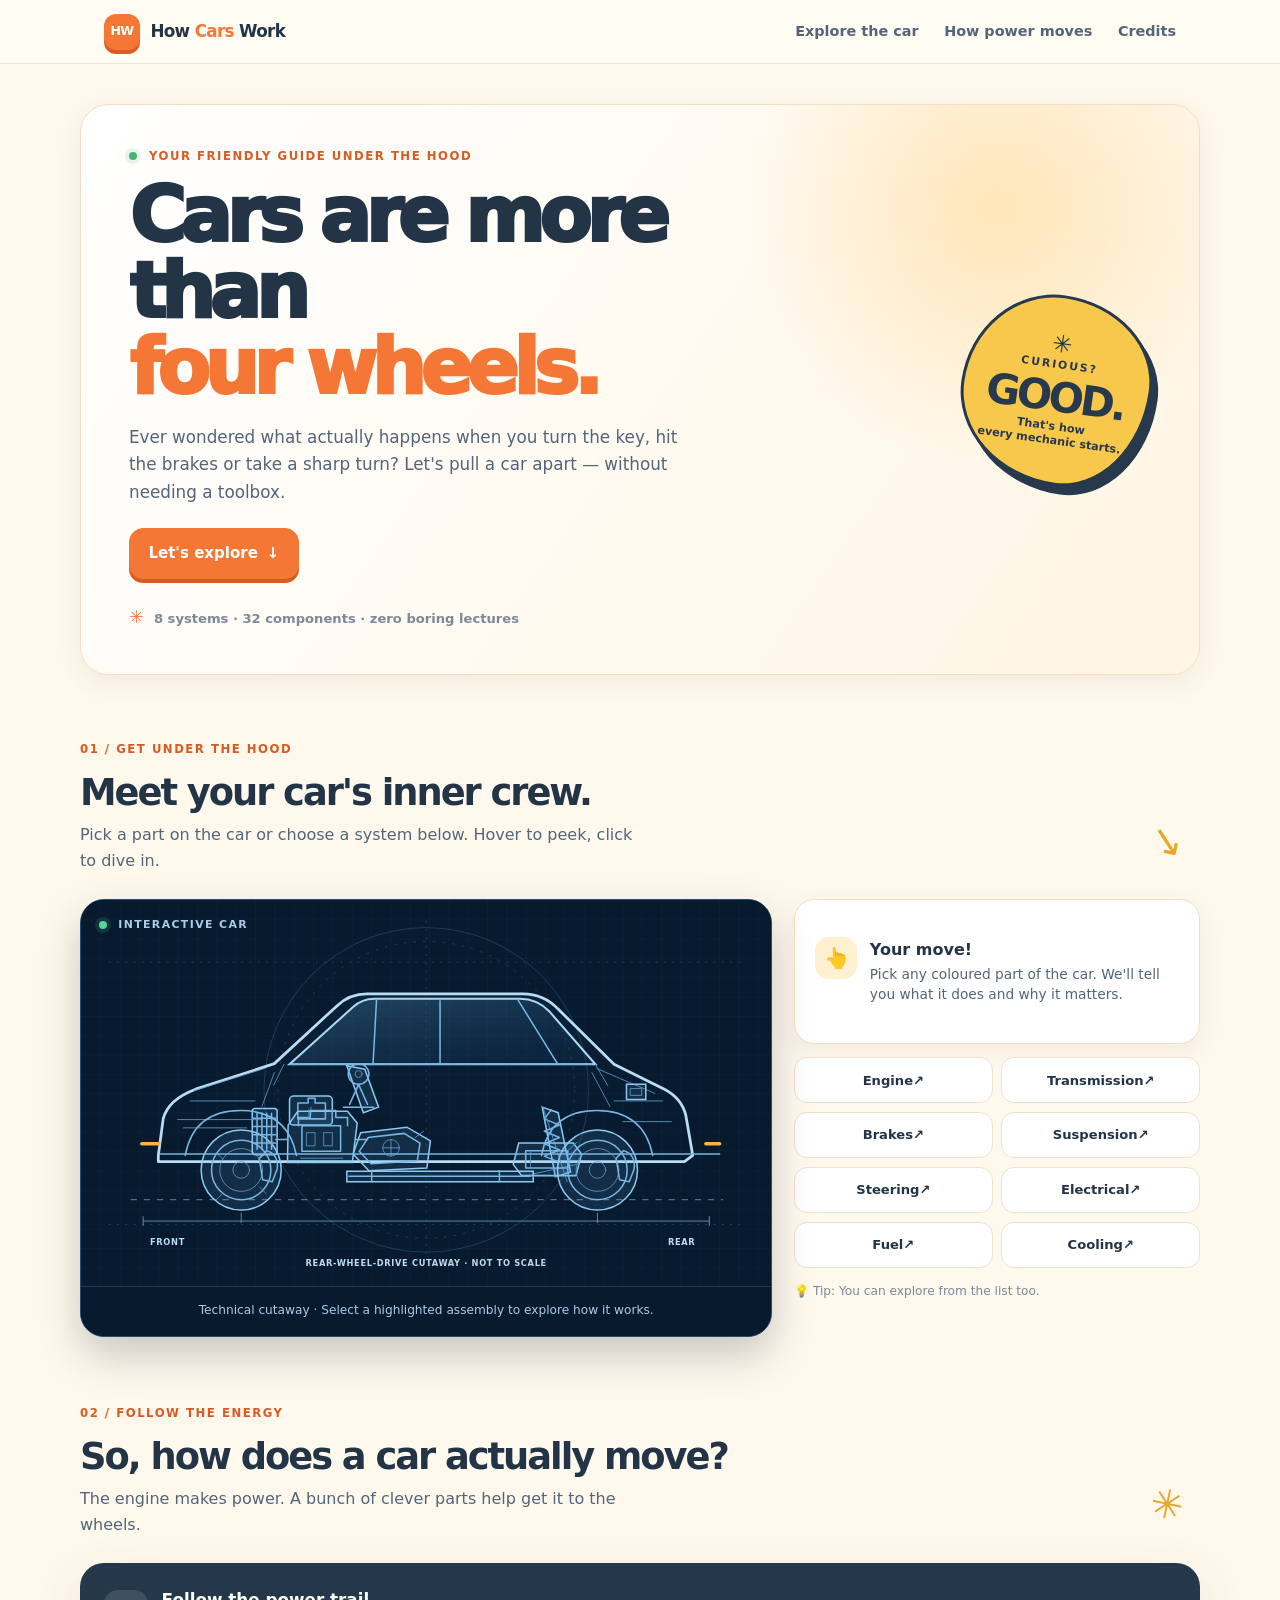
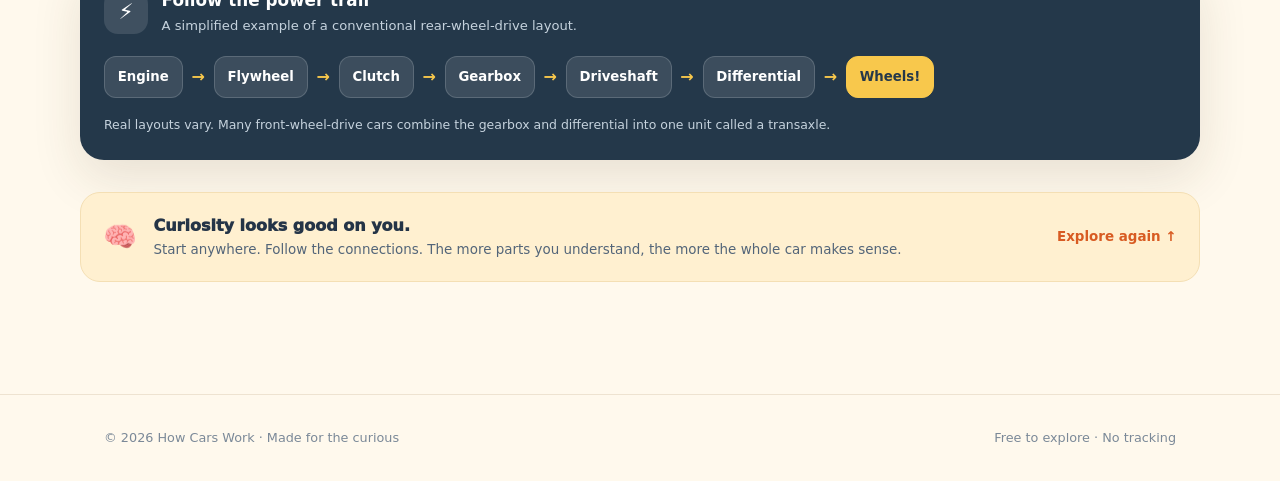
<file: index.html>
<!DOCTYPE html>
<html lang="en">
<head>
  <meta charset="UTF-8" />
  <meta name="viewport" content="width=device-width, initial-scale=1.0" />
  <meta name="theme-color" content="#fff9ed" />
  <title>How Cars Work — Learn by Exploring</title>
  <meta name="description" content="Pop the hood and explore the eight systems that make a car move, stop, turn and stay cool." />
  <link rel="stylesheet" href="css/style.css" />
</head>
<body>

  <header class="site-header">
    <div class="container">
      <a href="index.html" class="brand"><span class="brand-mark">HW</span><span>How <mark>Cars</mark> Work</span></a>
      <nav class="nav-links" aria-label="Main navigation">
        <a href="#explore">Explore the car</a>
        <a href="#power-chain">How power moves</a>
        <a href="credits.html">Credits</a>
      </nav>
    </div>
  </header>

  <main class="page container">
    <section class="welcome">
      <div class="welcome-copy">
        <p class="eyebrow"><span class="eyebrow-dot"></span> YOUR FRIENDLY GUIDE UNDER THE HOOD</p>
        <h1>Cars are more than<br /><span>four wheels.</span></h1>
        <p class="welcome-lead">Ever wondered what actually happens when you turn the key, hit the brakes or take a sharp turn? Let's pull a car apart — without needing a toolbox.</p>
        <a class="btn btn--primary welcome-cta" href="#explore">Let's explore <span aria-hidden="true">↓</span></a>
        <div class="welcome-note"><span aria-hidden="true">✳</span> 8 systems · 32 components · zero boring lectures</div>
      </div>
      <div class="welcome-sticker" aria-hidden="true">
        <span class="sticker-spark">✳</span>
        <span class="sticker-line">CURIOUS?</span>
        <strong>GOOD.</strong>
        <span class="sticker-small">That's how<br />every mechanic starts.</span>
      </div>
    </section>

    <section class="explore-section" id="explore">
      <div class="section-heading">
        <div>
          <p class="eyebrow">01 / GET UNDER THE HOOD</p>
          <h2 class="section-title">Meet your car's inner crew.</h2>
          <p class="section-lead">Pick a part on the car or choose a system below. Hover to peek, click to dive in.</p>
        </div>
        <span class="section-doodle" aria-hidden="true">↘</span>
      </div>

      <div class="hero">
        <div class="hero-svg-wrap" role="region" aria-label="Interactive car illustration. Select a highlighted region to explore a car system.">
          <div class="illustration-label"><span class="live-dot"></span> INTERACTIVE CAR</div>
          <svg class="car-svg" viewBox="0 0 1000 560" xmlns="http://www.w3.org/2000/svg" role="img" aria-label="Technical blueprint cutaway of a rear-wheel-drive car with interactive mechanical systems">
            <defs>
              <linearGradient id="bodyGlow" x1="0" y1="0" x2="0" y2="1"><stop offset="0" stop-color="#173b5d" stop-opacity=".22"/><stop offset="1" stop-color="#0b2037" stop-opacity=".04"/></linearGradient>
              <linearGradient id="glassGlow" x1="0" y1="0" x2="1" y2="1"><stop stop-color="#7dd3fc" stop-opacity=".22"/><stop offset="1" stop-color="#2563a6" stop-opacity=".05"/></linearGradient>
              <pattern id="blueGrid" width="28" height="28" patternUnits="userSpaceOnUse"><path d="M28 0H0V28" fill="none" stroke="#4b83ae" stroke-opacity=".15" stroke-width="1"/></pattern>
              <filter id="blueGlow" x="-50%" y="-50%" width="200%" height="200%"><feGaussianBlur stdDeviation="3" result="blur"/><feMerge><feMergeNode in="blur"/><feMergeNode in="SourceGraphic"/></feMerge></filter>
              <style>
                .car-outline{fill:url(#bodyGlow);stroke:#b8ddf5;stroke-width:4;stroke-linejoin:round;stroke-linecap:round}
                .blue-line{fill:none;stroke:#77b7e5;stroke-width:2.2;stroke-linecap:round;stroke-linejoin:round}
                .fine-line{fill:none;stroke:#6098c3;stroke-width:1.4;stroke-linecap:round;stroke-linejoin:round;opacity:.88}
                .region{cursor:pointer;outline:none;transition:filter .16s ease,opacity .16s ease}
                .region:hover,.region:focus-visible{filter:url(#blueGlow);opacity:1}
                .region:hover .hit,.region:focus-visible .hit{fill:#ffad42;fill-opacity:.28;stroke:#ffb14b;stroke-width:3}
                .hit{fill:#62b4ed;fill-opacity:.12;stroke:#8bc9f2;stroke-width:2.2;transition:fill .16s ease,stroke .16s ease}
                .part-label{font:700 12px system-ui,sans-serif;fill:#b8ddf5;letter-spacing:.08em}
              </style>
            </defs>
            <rect width="1000" height="560" fill="#071a2e"/>
            <rect width="1000" height="560" fill="url(#blueGrid)"/>
            <g opacity=".35" fill="none" stroke="#5790bd" stroke-width="1.2"><circle cx="500" cy="275" r="235"/><circle cx="500" cy="275" r="215" stroke-dasharray="4 10"/><path d="M40 470H960M40 90H960M500 30V520" stroke-dasharray="3 9"/></g>
            <path d="M72 434H930" stroke="#8bb7d7" stroke-width="2" stroke-dasharray="9 10" opacity=".55"/>
            <path class="car-outline" d="M112 370l7-53q7-28 47-43l114-37 91-84q18-17 43-17h226q30 0 51 22l81 80 73 36q25 13 31 38l10 58-12 9H112z"/>
            <path d="M302 238l92-83q13-12 31-12h211q24 0 42 18l67 77z" fill="url(#glassGlow)" stroke="#a9d8f4" stroke-width="3"/>
            <path class="blue-line" d="M428 145l-5 92m210-92 57 92M302 238h438M520 146v92"/>
            <g class="region" data-slug="brakes" aria-label="Brakes">
              <circle class="hit" cx="232" cy="391" r="58"/><circle class="blue-line" cx="232" cy="391" r="43"/><circle class="fine-line" cx="232" cy="391" r="31"/><circle class="fine-line" cx="232" cy="391" r="12"/>
              <path class="fine-line" d="M205 375l-9-9m63 50 9 9m-63 0-9 9m63-59 9-9"/><path class="blue-line" d="M269 363q18 6 15 27l-7 18-14-3-5-31z"/>
            </g>
            <g class="region" data-slug="suspension" aria-label="Suspension">
              <path class="hit" d="M668 300l23 8 18 86-22 7z"/><path class="blue-line" d="M681 304l-10 13 22 9-22 9 22 9-22 9 22 9-22 9 22 9"/><path class="fine-line" d="M669 300l35 108m-50-11 64-14"/>
            </g>
            <g class="region" data-slug="electrical" aria-label="Electrical system">
              <rect class="hit" x="302" y="284" width="62" height="42" rx="6"/><path class="blue-line" d="M314 294h15v-7h10v7h15v23h-40z"/><path class="fine-line" d="M333 300v11m-5-5h10"/>
            </g>
            <g class="region" data-slug="cooling" aria-label="Cooling system">
              <rect class="hit" x="248" y="302" width="36" height="67" rx="4"/><path class="blue-line" d="M255 309v52m7-52v52m7-52v52m7-52v52M250 316h32m-32 12h32m-32 12h32m-32 12h32"/>
            </g>
            <g class="region" data-slug="engine" aria-label="Engine">
              <path class="hit" d="M300 326l14-20h72l14 17-7 57h-94z"/><path class="blue-line" d="M315 327v-12h17v-10h37v10h17v12m-66 0v37h56v-37z"/><path class="fine-line" d="M327 337h12v19h-12zm25 0h12v19h-12zm-34 37h61m-49-59v-12m34 12v-12"/>
              <path class="blue-line" d="M299 347h-17m116 0h17"/>
            </g>
            <g class="region" data-slug="steering" aria-label="Steering">
              <path class="hit" d="M385 240l26 5 20 55-22 8z"/><circle class="blue-line" cx="402" cy="252" r="15"/><circle class="fine-line" cx="402" cy="252" r="5"/><path class="blue-line" d="M402 267l13 29m-13-29-13 29m-9 4h44"/>
            </g>
            <g class="region" data-slug="transmission" aria-label="Transmission">
              <path class="hit" d="M405 337l67-8 34 20-5 39-84 4-23-24z"/><path class="blue-line" d="M416 344l52-6 23 14-4 26-67 4-17-18z"/><circle class="fine-line" cx="449" cy="359" r="12"/><path class="fine-line" d="M449 347v24m-12-12h24m23-15 12-9"/>
            </g>
            <g class="region" data-slug="fuel" aria-label="Fuel system">
              <path class="hit" d="M634 352h79l12 16-8 31h-79l-12-16z"/><path class="blue-line" d="M644 363h61v25h-61z"/><path class="fine-line" d="M705 363l13-12m-67 12v25"/>
            </g>
            <g class="region" data-slug="transmission" aria-label="Transmission power shaft">
              <path class="hit" d="M385 393h270v15H385z"/><path class="blue-line" d="M388 400h263m-230-8v16m185-16v16"/><path class="fine-line" d="M651 400h65"/>
            </g>
            <g class="region" data-slug="brakes" aria-label="Rear brakes">
              <circle class="hit" cx="748" cy="391" r="58"/><circle class="blue-line" cx="748" cy="391" r="43"/><circle class="fine-line" cx="748" cy="391" r="31"/><circle class="fine-line" cx="748" cy="391" r="12"/><path class="blue-line" d="M786 363q18 6 15 27l-7 18-14-3-5-31z"/>
            </g>

            <path class="fine-line" d="M140 318h120m-112 12h92m545-9h70M164 276l102-32m481 0 84 36"/>
            <path class="blue-line" d="M115 368h810M151 370q12-65 80-65t81 65m355 0q12-65 80-65t81 65"/>
            <path class="fine-line" d="M158 291h94m520 0h70M280 250l-18 49m478-49 26 49M294 238l-15 30m466-30 18 31"/>
            <path d="M113 353h-25m837 0h-20" stroke="#ffb14b" stroke-width="5" stroke-linecap="round"/>
            <g class="region" data-slug="fuel" aria-label="Fuel filler">
              <path class="hit" d="M790 267h28v22h-28z"/><path class="fine-line" d="M796 273h16v10h-16z"/>
            </g>
            <g fill="none" stroke="#7bb7df" stroke-width="1.3" opacity=".8"><path d="M90 465h820M90 458v14m820-14v14"/><path d="M232 453v15m516-15v15"/></g>
            <text class="part-label" x="100" y="500">FRONT</text><text class="part-label" x="850" y="500">REAR</text>
            <text class="part-label" x="500" y="530" text-anchor="middle">REAR-WHEEL-DRIVE CUTAWAY · NOT TO SCALE</text>
          </svg>
          <p class="illustration-caption">Technical cutaway · Select a highlighted assembly to explore how it works.</p>
        </div>

        <aside class="hero-info-panel">
          <div class="info-box hidden" id="info-box" aria-live="polite">
            <div class="info-kicker">YOU FOUND A SYSTEM</div>
            <div class="sys-name" id="info-name">System name</div>
            <div class="sys-desc" id="info-desc">One-line description goes here.</div>
            <a id="info-link" class="btn btn--primary" style="margin-top:1rem; width:fit-content;">Explore this system <span aria-hidden="true">→</span></a>
          </div>
          <div class="explore-prompt" id="explore-prompt">
            <span class="prompt-icon" aria-hidden="true">👆</span>
            <strong>Your move!</strong>
            <p>Pick any coloured part of the car. We'll tell you what it does and why it matters.</p>
          </div>
          <p class="click-hint" id="tap-hint" style="display:none;">Tap once to preview a system, then tap again to explore it</p>
          <div class="system-grid" id="system-grid">
            <!-- systems rendered by JS -->
          </div>
          <p class="tiny-tip"><span aria-hidden="true">💡</span> Tip: You can explore from the list too.</p>
        </aside>
      </div>
    </section>

    <section class="power-section" id="power-chain">
      <div class="section-heading">
        <div>
          <p class="eyebrow">02 / FOLLOW THE ENERGY</p>
          <h2 class="section-title">So, how does a car actually move?</h2>
          <p class="section-lead">The engine makes power. A bunch of clever parts help get it to the wheels.</p>
        </div>
        <span class="section-doodle" aria-hidden="true">✳</span>
      </div>
      <div class="power-card">
        <div class="power-intro"><span class="power-emoji" aria-hidden="true">⚡</span><div><strong>Follow the power trail</strong><p>A simplified example of a conventional rear-wheel-drive layout.</p></div></div>
        <div class="power-chain" aria-label="Engine to wheels power flow">
          <span class="power-step">Engine</span><span class="power-arrow">→</span>
          <span class="power-step">Flywheel</span><span class="power-arrow">→</span>
          <span class="power-step">Clutch</span><span class="power-arrow">→</span>
          <span class="power-step">Gearbox</span><span class="power-arrow">→</span>
          <span class="power-step">Driveshaft</span><span class="power-arrow">→</span>
          <span class="power-step">Differential</span><span class="power-arrow">→</span>
          <span class="power-step power-step--final">Wheels!</span>
        </div>
        <p class="power-footnote">Real layouts vary. Many front-wheel-drive cars combine the gearbox and differential into one unit called a transaxle.</p>
      </div>
    </section>

    <section class="curiosity-strip">
      <span class="curiosity-icon" aria-hidden="true">🧠</span>
      <div><strong>Curiosity looks good on you.</strong><p>Start anywhere. Follow the connections. The more parts you understand, the more the whole car makes sense.</p></div>
      <a href="#explore" class="curiosity-link">Explore again ↑</a>
    </section>
  </main>

  <footer class="site-footer">
    <div class="container">
      <span>© 2026 How Cars Work · Made for the curious</span>
      <span>Free to explore · No tracking</span>
    </div>
  </footer>

  <script src="js/interactions.js"></script>
</body>
</html>
</file>
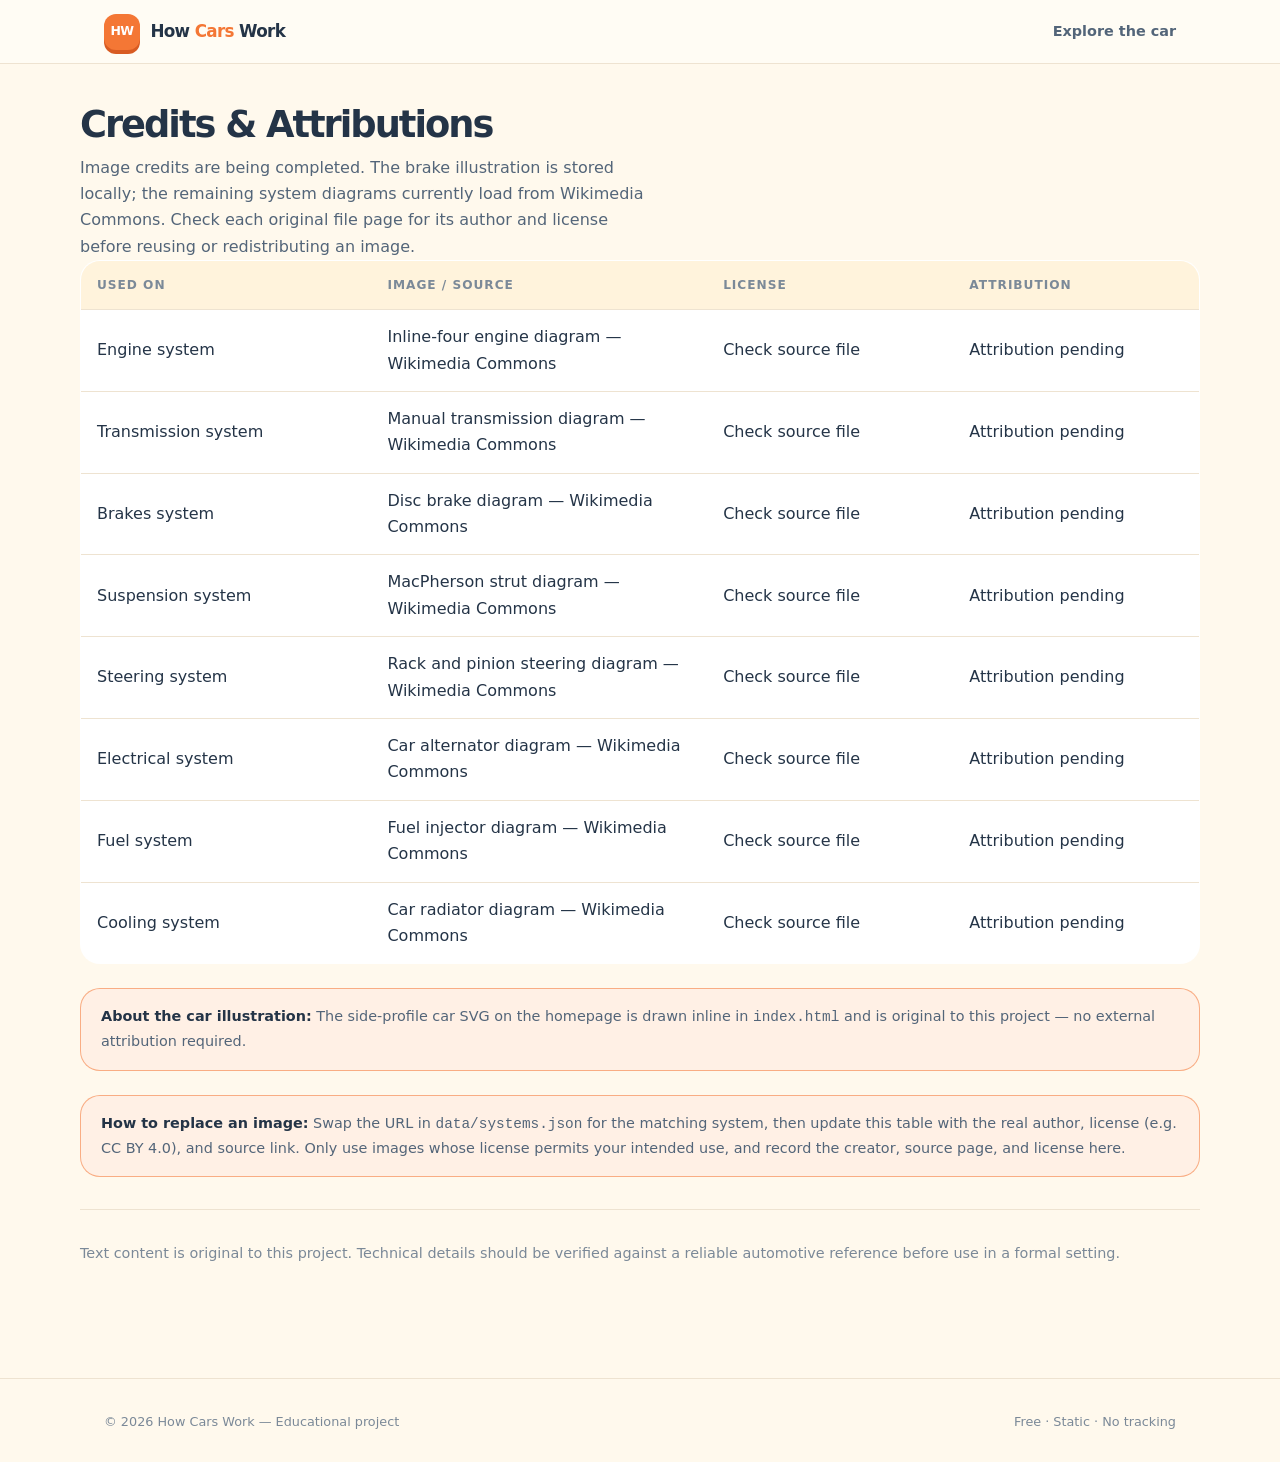
<file: credits.html>
<!DOCTYPE html>
<html lang="en">
<head>
  <meta charset="UTF-8" />
  <meta name="viewport" content="width=device-width, initial-scale=1.0" />
  <title>Credits & Image Attributions | How Cars Work</title>
  <link rel="stylesheet" href="css/style.css" />
</head>
<body>

  <header class="site-header">
    <div class="container">
      <a href="index.html" class="brand"><span class="brand-mark">HW</span><span>How <mark>Cars</mark> Work</span></a>
      <nav class="nav-links" aria-label="Main navigation">
        <a href="index.html">Explore the car</a>
      </nav>
    </div>
  </header>

  <main class="page container">
    <h1 class="section-title">Credits &amp; Attributions</h1>
    <p class="section-lead">Image credits are being completed. The brake illustration is stored locally; the remaining system diagrams currently load from Wikimedia Commons. Check each original file page for its author and license before reusing or redistributing an image.</p>

    <table class="credits-table">
      <thead>
        <tr>
          <th style="width:26%;">Used on</th>
          <th style="width:30%;">Image / Source</th>
          <th style="width:22%;">License</th>
          <th style="width:22%;">Attribution</th>
        </tr>
      </thead>
      <tbody>
        <tr>
          <td>Engine system</td>
          <td>Inline-four engine diagram &mdash; Wikimedia Commons</td>
          <td>Check source file</td>
          <td>Attribution pending</td>
        </tr>
        <tr>
          <td>Transmission system</td>
          <td>Manual transmission diagram &mdash; Wikimedia Commons</td>
          <td>Check source file</td>
          <td>Attribution pending</td>
        </tr>
        <tr>
          <td>Brakes system</td>
          <td>Disc brake diagram &mdash; Wikimedia Commons</td>
          <td>Check source file</td>
          <td>Attribution pending</td>
        </tr>
        <tr>
          <td>Suspension system</td>
          <td>MacPherson strut diagram &mdash; Wikimedia Commons</td>
          <td>Check source file</td>
          <td>Attribution pending</td>
        </tr>
        <tr>
          <td>Steering system</td>
          <td>Rack and pinion steering diagram &mdash; Wikimedia Commons</td>
          <td>Check source file</td>
          <td>Attribution pending</td>
        </tr>
        <tr>
          <td>Electrical system</td>
          <td>Car alternator diagram &mdash; Wikimedia Commons</td>
          <td>Check source file</td>
          <td>Attribution pending</td>
        </tr>
        <tr>
          <td>Fuel system</td>
          <td>Fuel injector diagram &mdash; Wikimedia Commons</td>
          <td>Check source file</td>
          <td>Attribution pending</td>
        </tr>
        <tr>
          <td>Cooling system</td>
          <td>Car radiator diagram &mdash; Wikimedia Commons</td>
          <td>Check source file</td>
          <td>Attribution pending</td>
        </tr>
      </tbody>
    </table>

    <div class="note">
      <b>About the car illustration:</b> The side-profile car SVG on the homepage is drawn inline in <code>index.html</code> and is original to this project &mdash; no external attribution required.
    </div>

    <div class="note">
      <b>How to replace an image:</b> Swap the URL in <code>data/systems.json</code> for the matching system, then update this table with the real author, license (e.g. CC BY 4.0), and source link. Only use images whose license permits your intended use, and record the creator, source page, and license here.
    </div>

    <div class="divider"></div>
    <p style="color:var(--muted); font-size:0.9rem;">
      Text content is original to this project. Technical details should be verified against a reliable automotive reference before use in a formal setting.
    </p>
  </main>

  <footer class="site-footer">
    <div class="container">
      <span>&copy; 2026 How Cars Work &mdash; Educational project</span>
      <span>Free &middot; Static &middot; No tracking</span>
    </div>
  </footer>

</body>
</html>
</file>
<file: css/style.css>
/* How Cars Work — playful workshop visual system */
:root {
  --bg: #fff9ed;
  --surface: #ffffff;
  --surface-soft: #fff3dc;
  --accent: #f47735;
  --accent-dark: #d85b22;
  --accent-soft: #fff0e5;
  --accent-stroke: rgba(244,119,53,.55);
  --highlight-fill: rgba(255,190,74,.58);
  --highlight-stroke: #f47735;
  --text: #243447;
  --text-soft: #536579;
  --muted: #7b8998;
  --divider: #eee3d1;
  --radius: 20px;
  --shadow: 0 8px 24px rgba(66,49,24,.07);
  --shadow-lg: 0 18px 50px rgba(66,49,24,.12);
  --max-width: 1120px;
}
* { box-sizing:border-box; margin:0; padding:0; }
html { scroll-behavior:smooth; scroll-padding-top:90px; }
body { font-family: ui-rounded, "Avenir Next", Avenir, system-ui, -apple-system, "Segoe UI", sans-serif; background:var(--bg); color:var(--text); line-height:1.65; min-height:100vh; }
.container { max-width:var(--max-width); margin:0 auto; padding:0 1.5rem; }
a { color:var(--accent-dark); text-decoration:none; font-weight:700; }
a:hover { text-decoration:none; }
img { max-width:100%; display:block; border-radius:var(--radius); }
.site-header { background:rgba(255,252,245,.92); border-bottom:1px solid var(--divider); position:sticky; top:0; z-index:50; backdrop-filter:blur(14px); }
.site-header .container { display:flex; align-items:center; justify-content:space-between; padding:.85rem 1.5rem; }
.brand { display:flex; align-items:center; gap:.65rem; color:var(--text); font-size:1.05rem; font-weight:850; letter-spacing:-.04em; }
.brand-mark { display:grid; place-items:center; width:36px; height:36px; border-radius:12px; color:white; background:var(--accent); font-size:.78rem; letter-spacing:-.05em; box-shadow:0 4px 0 #d85b22; }
.brand mark { background:transparent; color:var(--accent); }
.nav-links { display:flex; align-items:center; gap:1.6rem; }
.nav-links a { color:var(--text-soft); font-size:.9rem; font-weight:700; }
.nav-links a:hover { color:var(--accent-dark); }
.btn { display:inline-flex; align-items:center; justify-content:center; gap:.55rem; padding:.75rem 1.15rem; border-radius:14px; border:1px solid var(--divider); background:var(--surface); color:var(--text); font-weight:800; font-size:.94rem; cursor:pointer; transition:transform .18s ease, box-shadow .18s ease, background .18s ease; }
.btn:hover { transform:translateY(-2px); box-shadow:var(--shadow); }
.btn--primary { background:var(--accent); border-color:var(--accent); color:#fff; box-shadow:0 4px 0 #d85b22; }
.btn--primary:hover { background:var(--accent-dark); border-color:var(--accent-dark); color:#fff; box-shadow:0 6px 0 #b74719; }
.page { padding:2.5rem 0 4rem; }
.welcome { min-height:350px; display:flex; align-items:center; justify-content:space-between; gap:2rem; padding:2.6rem 3rem; border:1px solid #f1dfc2; border-radius:28px; background:radial-gradient(circle at 82% 18%,rgba(255,203,110,.42),transparent 25%),linear-gradient(125deg,#fff 0%,#fff5e4 100%); box-shadow:var(--shadow); overflow:hidden; position:relative; }
.welcome-copy { max-width:650px; position:relative; z-index:1; }
.eyebrow { color:var(--accent-dark); font-size:.73rem; font-weight:900; letter-spacing:.13em; margin-bottom:.75rem; }
.eyebrow-dot,.live-dot { display:inline-block; width:8px; height:8px; border-radius:50%; background:#4eaf75; margin-right:.4rem; box-shadow:0 0 0 4px rgba(78,175,117,.13); vertical-align:middle; }
.welcome h1 { font-size:clamp(2.8rem,6vw,5rem); line-height:.99; letter-spacing:-.075em; font-weight:950; margin-bottom:1.1rem; }
.welcome h1 span { color:var(--accent); }
.welcome-lead { max-width:570px; color:var(--text-soft); font-size:1.05rem; }
.welcome-cta { margin-top:1.35rem; }
.welcome-note { margin-top:1.5rem; color:var(--muted); font-size:.82rem; font-weight:750; }
.welcome-note span { color:var(--accent); font-size:1.1rem; margin-right:.35rem; }
.welcome-sticker { flex:0 0 190px; width:190px; height:190px; display:flex; flex-direction:column; align-items:center; justify-content:center; background:#f8c84c; border:3px solid #27394c; border-radius:48% 52% 44% 56% / 52% 44% 56% 48%; transform:rotate(8deg); box-shadow:7px 8px 0 #27394c; text-align:center; color:#27394c; }
.sticker-spark { font-size:1.5rem; line-height:1; }
.sticker-line { font-size:.68rem; letter-spacing:.18em; font-weight:900; }
.welcome-sticker strong { font-size:2.6rem; line-height:1.1; letter-spacing:-.08em; }
.sticker-small { font-size:.7rem; font-weight:800; line-height:1.25; }
.explore-section { padding-top:4.1rem; }
.section-heading { display:flex; align-items:flex-end; justify-content:space-between; gap:1rem; margin-bottom:1.5rem; }
.section-title { font-size:clamp(1.65rem,3vw,2.3rem); line-height:1.15; letter-spacing:-.055em; font-weight:900; margin-bottom:.5rem; }
.section-lead { color:var(--text-soft); font-size:1rem; max-width:56ch; }
.section-doodle { color:#e8a72d; font-size:2.5rem; transform:rotate(12deg); padding-right:1rem; }
.hero { display:grid; grid-template-columns:minmax(0,1.45fr) minmax(290px,.85fr); gap:1.35rem; align-items:stretch; }
.hero-svg-wrap { position:relative; width:100%; border-radius:24px; overflow:hidden; border:1px solid #244d70; background:#071a2e; box-shadow:0 18px 42px rgba(5,22,39,.22); display:flex; flex-direction:column; justify-content:center; }
.illustration-label { position:absolute; z-index:2; top:1rem; left:1.1rem; color:#a9cce6; font-size:.68rem; font-weight:900; letter-spacing:.13em; }
.illustration-label .live-dot { background:#55d69a; box-shadow:0 0 0 4px rgba(85,214,154,.14); }
.car-svg { width:100%; height:auto; display:block; cursor:crosshair; background:#071a2e; }
.car-svg .region { cursor:pointer; outline:none; }
.car-svg .region:focus-visible { filter:drop-shadow(0 0 7px rgba(255,177,75,.95)); }
.illustration-caption { padding:.8rem 1.2rem 1rem; color:#a9cce6; background:#071a2e; font-size:.76rem; text-align:center; border-top:1px solid rgba(123,183,223,.2); }
.hero-info-panel { display:flex; flex-direction:column; gap:.85rem; }
.explore-prompt,.info-box { border:1px solid #f0dfc6; background:#fff; border-radius:20px; padding:1.15rem 1.25rem; box-shadow:var(--shadow); }
.explore-prompt { min-height:145px; display:grid; grid-template-columns:auto 1fr; column-gap:.8rem; align-content:center; }
.prompt-icon { grid-row:span 2; display:grid; place-items:center; width:42px; height:42px; border-radius:14px; background:#fff0d0; font-size:1.25rem; }
.explore-prompt strong { font-size:1rem; font-weight:900; }
.explore-prompt p { color:var(--text-soft); font-size:.86rem; line-height:1.5; }
.info-box.hidden { display:none; }
.info-kicker { color:var(--accent-dark); font-size:.68rem; font-weight:900; letter-spacing:.13em; margin-bottom:.3rem; }
.info-box .sys-name { font-weight:950; font-size:1.35rem; letter-spacing:-.04em; margin-bottom:.25rem; color:var(--text); }
.info-box .sys-desc { font-size:.9rem; color:var(--text-soft); }
.click-hint { color:var(--muted); font-size:.78rem; font-weight:700; }
.system-grid { display:grid; grid-template-columns:repeat(2,minmax(0,1fr)); gap:.55rem; }
.system-chip { display:flex; align-items:center; justify-content:center; min-height:46px; padding:.65rem .6rem; background:#fff; border:1px solid #eee1ce; border-radius:13px; text-align:center; font-size:.82rem; font-weight:850; color:var(--text); cursor:pointer; transition:transform .18s ease,border-color .18s ease,background .18s ease; }
.system-chip:hover,.system-chip.active { border-color:#f2a16f; color:var(--accent-dark); background:var(--accent-soft); transform:translateY(-2px); }
.tiny-tip { color:var(--muted); font-size:.76rem; }
.power-section { padding-top:4.2rem; }
.power-card { padding:1.5rem; background:#24384a; border-radius:24px; color:#fff; box-shadow:var(--shadow-lg); }
.power-intro { display:flex; align-items:center; gap:.85rem; margin-bottom:1.25rem; }
.power-emoji { display:grid; place-items:center; width:44px; height:44px; border-radius:14px; background:rgba(255,255,255,.12); font-size:1.35rem; }
.power-intro strong { font-size:1.05rem; font-weight:900; }
.power-intro p { color:#c5d2dd; font-size:.82rem; }
.power-chain { display:flex; align-items:center; flex-wrap:wrap; gap:.55rem; }
.power-step { padding:.55rem .8rem; background:rgba(255,255,255,.11); border:1px solid rgba(255,255,255,.16); border-radius:12px; font-size:.83rem; font-weight:800; }
.power-step--final { background:#f8c84c; border-color:#f8c84c; color:#25384a; }
.power-arrow { color:#f8c84c; font-weight:900; }
.power-footnote { margin-top:1.1rem; color:#c5d2dd; font-size:.78rem; }
.curiosity-strip { display:flex; align-items:center; gap:1rem; margin-top:2rem; padding:1.25rem 1.4rem; background:#fff0d0; border:1px solid #f4dfb4; border-radius:20px; }
.curiosity-icon { font-size:1.7rem; }
.curiosity-strip strong { font-weight:950; }
.curiosity-strip p { color:var(--text-soft); font-size:.84rem; }
.curiosity-link { margin-left:auto; white-space:nowrap; font-size:.84rem; }
.divider { border:0; border-top:1px solid var(--divider); margin:2rem 0; }
.card { background:var(--surface); border:1px solid var(--divider); border-radius:var(--radius); padding:1.5rem; box-shadow:var(--shadow); }
.card h2 { font-size:1.25rem; font-weight:800; margin-bottom:.5rem; }
.card h3 { font-size:1.1rem; font-weight:800; margin-top:1.25rem; margin-bottom:.35rem; color:var(--text); }
.card p,.card ul { color:var(--text-soft); }
.card p { margin-bottom:.75rem; }
.card ul { margin:.5rem 0 .75rem 1.25rem; }
.card ul li { margin-bottom:.35rem; }
.image-wrap { border:1px solid var(--divider); border-radius:var(--radius); background:var(--surface-soft); overflow:hidden; margin-bottom:1rem; }
.image-placeholder { background:var(--surface-soft); border:1px dashed var(--divider); border-radius:var(--radius); height:200px; display:flex; align-items:center; justify-content:center; color:var(--muted); font-size:.9rem; }
.system-hero { background:var(--surface); border:1px solid var(--divider); border-radius:24px; padding:2rem; box-shadow:var(--shadow); margin-bottom:2rem; display:grid; gap:1.5rem; }
@media(min-width:640px) { .system-hero { grid-template-columns:1fr 320px; align-items:start; } }
.system-intro p { color:var(--text-soft); }
.system-components .card h3 { margin-top:0; }
.component-list { display:grid; grid-template-columns:repeat(auto-fill,minmax(200px,1fr)); gap:1rem; }
.component-card { border:1px solid var(--divider); border-radius:18px; padding:1rem; background:var(--surface); transition:border-color .2s ease,transform .2s ease,box-shadow .2s ease; cursor:pointer; text-decoration:none; color:inherit; }
.component-card:hover { border-color:#f1a06f; transform:translateY(-3px); box-shadow:var(--shadow); }
.component-card .comp-name { font-weight:850; margin-bottom:.25rem; display:block; }
.component-card .comp-slug { font-size:.7rem; color:var(--muted); text-transform:uppercase; letter-spacing:.08em; font-weight:800; }
.component-header { background:var(--surface); border:1px solid var(--divider); border-radius:24px; padding:2rem; box-shadow:var(--shadow); margin-bottom:2rem; }
.component-header h1 { font-size:clamp(1.7rem,4vw,2.3rem); font-weight:950; letter-spacing:-.055em; margin-bottom:.4rem; }
.component-header .comp-system { font-size:.75rem; font-weight:900; text-transform:uppercase; letter-spacing:.12em; color:var(--accent-dark); margin-bottom:.75rem; }
.component-header p { color:var(--text-soft); font-size:1.05rem; }
.field-group { margin-bottom:1.5rem; }
.field-group h4 { font-size:.78rem; font-weight:900; text-transform:uppercase; letter-spacing:.1em; color:var(--accent-dark); margin-bottom:.4rem; }
.field-group p { color:var(--text-soft); margin:0; }
.connections-list { display:flex; flex-wrap:wrap; gap:.5rem; }
.connection-chip { display:inline-flex; align-items:center; gap:.4rem; padding:.4rem .8rem; border:1px solid var(--accent-stroke); background:var(--accent-soft); color:var(--text); border-radius:999px; font-size:.82rem; font-weight:800; }
.connection-chip:hover { background:var(--accent); color:#fff; text-decoration:none; }
.connection-chip::before { content:"↗"; font-size:.7rem; }
.credits-table { width:100%; border-collapse:collapse; background:var(--surface); border:1px solid var(--divider); border-radius:var(--radius); overflow:hidden; }
.credits-table th,.credits-table td { padding:.875rem 1rem; text-align:left; border-bottom:1px solid var(--divider); }
.credits-table th { background:var(--surface-soft); font-weight:800; text-transform:uppercase; font-size:.76rem; letter-spacing:.08em; color:var(--muted); }
.credits-table tr:last-child td { border-bottom:0; }
.note { background:var(--accent-soft); border:1px solid var(--accent-stroke); border-radius:var(--radius); padding:1rem 1.25rem; margin-top:1.5rem; font-size:.9rem; color:var(--text-soft); }
.note b { color:var(--text); }
.site-footer { border-top:1px solid var(--divider); padding:2rem 0; margin-top:3rem; }
.site-footer .container { display:flex; justify-content:space-between; align-items:center; gap:1rem; font-size:.8rem; color:var(--muted); }
@media(max-width:800px) { .hero { grid-template-columns:1fr; } .hero-svg-wrap { max-width:720px; } .hero-info-panel { display:grid; grid-template-columns:1fr 1fr; } .explore-prompt,.info-box { min-height:unset; } .system-grid { grid-column:1/-1; } .tiny-tip,.click-hint { grid-column:1/-1; } }
@media(max-width:640px) {
  .site-header .container { gap:.75rem; padding:.8rem 1rem; }
  .nav-links { gap:.85rem; flex-wrap:wrap; }
  .nav-links a { font-size:.78rem; }
  .container { padding:0 1rem; }
  .page { padding-top:1.2rem; }
  .welcome { min-height:unset; padding:2rem 1.35rem; border-radius:22px; }
  .welcome-sticker { display:none; }
  .welcome h1 { font-size:clamp(2.65rem,13vw,4rem); }
  .welcome-lead { font-size:.95rem; }
  .explore-section,.power-section { padding-top:3rem; }
  .section-heading { align-items:flex-start; }
  .section-doodle { font-size:1.7rem; padding:0; }
  .hero-info-panel { display:flex; }
  .system-hero,.component-header { padding:1.25rem; }
  .site-footer .container { flex-direction:column; text-align:center; }
  .curiosity-strip { align-items:flex-start; flex-wrap:wrap; }
  .curiosity-link { margin-left:0; }
  .power-card { padding:1.1rem; }
}
@media(prefers-reduced-motion:reduce) { *,*::before,*::after { animation-duration:.01ms!important; animation-iteration-count:1!important; transition-duration:.01ms!important; scroll-behavior:auto!important; } }


/* Detail-page refinements */
.system-hero { grid-template-columns:minmax(0,1.2fr) minmax(240px,.8fr); align-items:center; gap:2rem; padding:2rem; background:linear-gradient(135deg,#fff 0%,#fff5e5 100%); }
.system-intro h1 { font-size:clamp(2rem,4vw,3.2rem); line-height:1.05; letter-spacing:-.065em; margin-bottom:.75rem; }
.system-intro p { color:var(--text-soft); }
.system-intro .system-description { color:var(--text); font-size:1.08rem; font-weight:750; margin-bottom:.65rem; }
.system-media .image-wrap { margin:0; min-height:190px; display:grid; place-items:center; }
.system-image { width:100%; max-height:300px; object-fit:contain; padding:1rem; }
.image-placeholder { min-height:190px; width:100%; display:flex; flex-direction:column; align-items:center; justify-content:center; gap:.5rem; color:var(--muted); font-weight:750; background:var(--surface-soft); }
.image-placeholder span:first-child { font-size:2rem; }
.detail-section { margin-top:2.5rem; }
.detail-section-heading { margin-bottom:1.25rem; }
.component-card { display:flex; flex-direction:column; align-items:flex-start; gap:.25rem; min-height:145px; }
.component-card-icon { display:grid; place-items:center; width:38px; height:38px; margin-bottom:.35rem; border-radius:12px; background:#fff0d0; color:var(--accent-dark); font-size:1.2rem; }
.component-card .comp-slug { display:flex; width:100%; justify-content:space-between; align-items:center; margin-top:auto; color:var(--accent-dark); letter-spacing:0; text-transform:none; font-size:.76rem; }
.component-header { background:linear-gradient(135deg,#fff 0%,#fff3df 100%); padding:2.25rem; }
.component-header h1 { font-size:clamp(2.2rem,5vw,3.6rem); }
.component-header p { max-width:70ch; font-size:1.1rem; }
.component-details { display:grid; grid-template-columns:repeat(2,minmax(0,1fr)); gap:1rem; }
.detail-card { display:flex; align-items:flex-start; gap:1rem; padding:1.35rem; background:#fff; border:1px solid var(--divider); border-radius:18px; box-shadow:var(--shadow); }
.detail-card--wide { grid-column:1/-1; }
.detail-card--warning { background:#fff8eb; border-color:#f0ddb7; }
.detail-icon { flex:0 0 42px; display:grid; place-items:center; width:42px; height:42px; border-radius:13px; background:var(--surface-soft); font-size:1.2rem; }
.detail-card .field-group { margin:0; }
.detail-card .field-group h2 { font-size:1rem; font-weight:900; margin-bottom:.35rem; }
.detail-card .field-group p { color:var(--text-soft); margin:0; }
.muted-copy { color:var(--muted); font-size:.9rem; }
.back-system-link { display:inline-flex; margin-top:1.75rem; font-weight:850; }
.not-found { text-align:center; max-width:600px; margin:2rem auto; padding:2.5rem; }
.not-found h1 { font-size:1.8rem; letter-spacing:-.04em; margin:.5rem 0; }
.not-found p { color:var(--text-soft); margin-bottom:1.2rem; }
.not-found-icon { font-size:2rem; }
.explore-prompt[hidden] { display:none; }
@media(max-width:700px) {
  .system-hero { grid-template-columns:1fr; padding:1.25rem; gap:1rem; }
  .system-media .image-wrap { min-height:150px; }
  .component-details { grid-template-columns:1fr; }
  .detail-card--wide { grid-column:auto; }
  .component-header { padding:1.4rem; }
}
</file>
